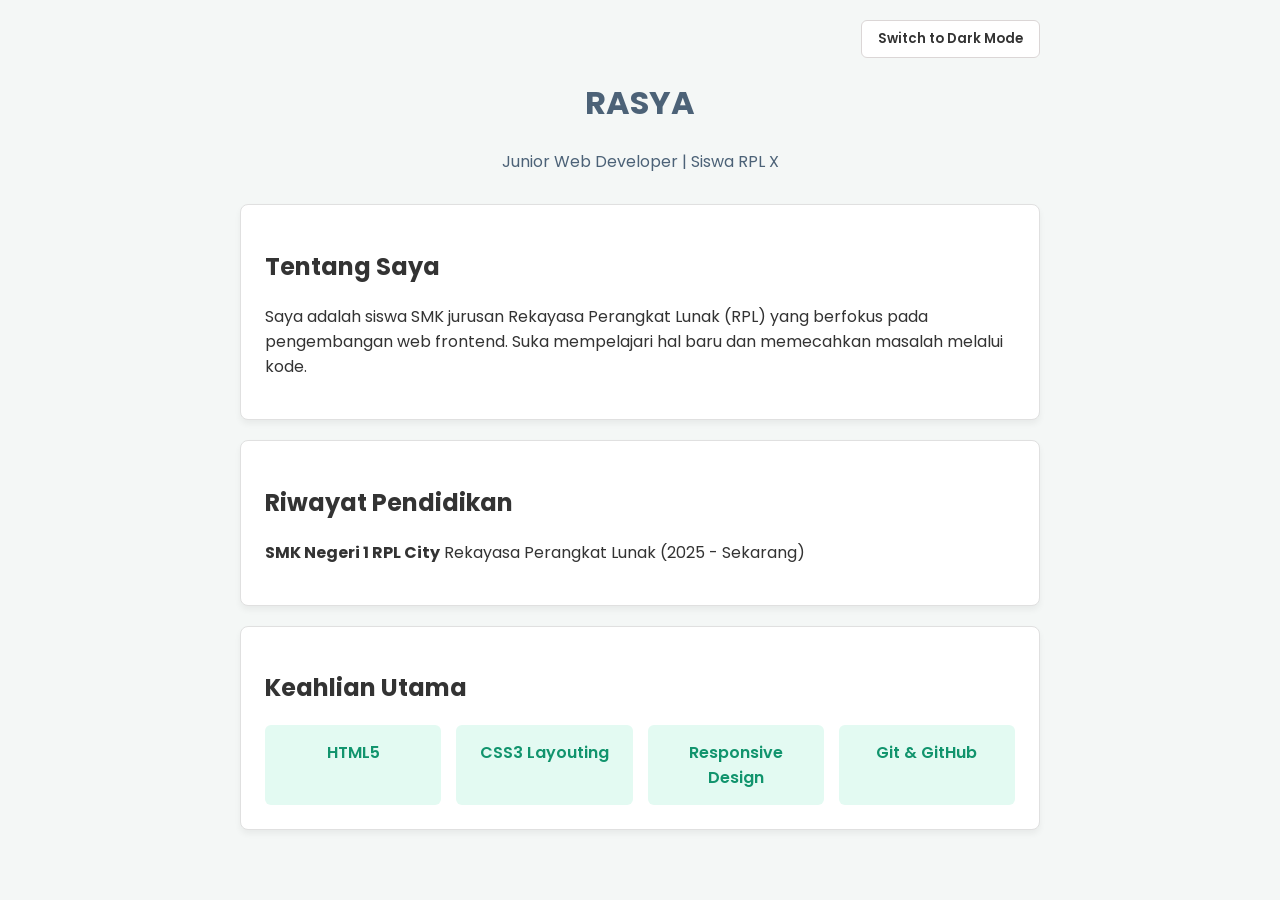
<file: JOB 3/index.html>
<!DOCTYPE html>
<html lang="id">
<head>
    <meta charset="UTF-8">
    <meta name="viewport" content="width=device-width, initial-scale=1.0">
    <title>CV Online [Nama Siswa]</title>
    <!-- Hubungkan dengan file external CSS -->
    <link rel="stylesheet" href="style.css" />
</head>
<body>
    <div class="cv-container">

        <!-- Toggle Button untuk Tugas Mandiri Dark Mode -->
        <div class="toggle-container" style="text-align: right; margin-bottom: 20px;">
            <button class="btn-toggle" id="themeToggleBtn">Switch to Dark Mode</button>
        </div>

        <header class="cv-header">
            <!-- Instruksi penggantian nama untuk siswa -->
            <h1>RASYA</h1>
            <p>Junior Web Developer | Siswa RPL X</p>
        </header>

        <section class="cv-card">
            <h2>Tentang Saya</h2>
            <p>Saya adalah siswa SMK jurusan Rekayasa Perangkat Lunak (RPL) yang berfokus pada pengembangan web frontend. Suka mempelajari hal baru dan memecahkan masalah melalui kode.</p>
        </section>

        <section class="cv-card">
            <h2>Riwayat Pendidikan</h2>
            <p><strong>SMK Negeri 1 RPL City</strong> Rekayasa Perangkat Lunak (2025 - Sekarang)</p>
        </section>

        <section class="cv-card">
            <h2>Keahlian Utama</h2>
            <div class="skills-container">
                <div class="skill-item">HTML5</div>
                <div class="skill-item">CSS3 Layouting</div>
                <div class="skill-item">Responsive Design</div>
                <div class="skill-item">Git & GitHub</div>
            </div>
        </section>

    </div>

    <!-- Script JavaScript untuk Dark Mode -->
    <script src="script.js"></script>
</body>
</html>
</file>
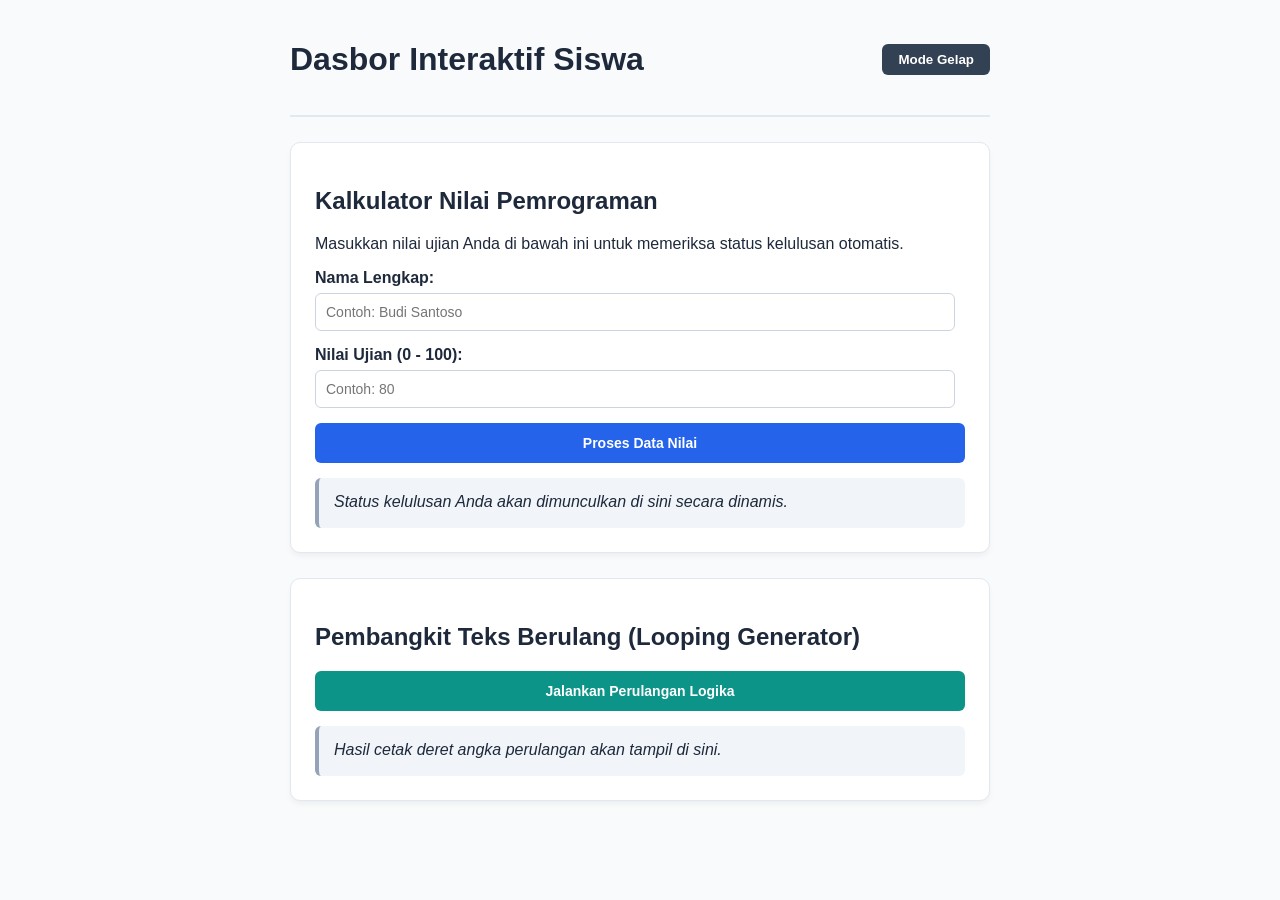
<file: JOB 4/index.html>
<!DOCTYPE html>
<html lang="id">
<head>
    <meta charset="UTF-8">
    <meta name="viewport" content="width=device-width, initial-scale=1.0">
    <title>Web Interaktif JavaScript - X TIP</title>
    <link rel="stylesheet" href="style.css">
</head>
<body>
    <div class="main-container">
        <!-- Header Fitur Kontrol -->
        <header class="web-header">
            <h1>Dasbor Interaktif Siswa</h1>
            <button id="btn-togle" class="toggle-theme">Mode Gelap</button>
        </header>

        <!-- Kartu Fitur 1: Kalkulator Skor Kelulusan -->
        <section class="widget-card">
            <h2>Kalkulator Nilai Pemrograman</h2>
            <p>Masukkan nilai ujian Anda di bawah ini untuk memeriksa status kelulusan otomatis.</p>
            <div class="input-group">
                <label for="input-nama">Nama Lengkap:</label>
                <input type="text" id="input-nama" placeholder="Contoh: Budi Santoso">
            </div>
            <div class="input-group">
                <label for="input-nilai">Nilai Ujian (0 - 100):</label>
                <input type="number" id="input-nilai" placeholder="Contoh: 80">
            </div>
            <button id="btn-proses" class="action-btn">Proses Data Nilai</button>

            <!-- Area Output DOM -->
            <div id="box-hasil" class="result-box">
                Status kelulusan Anda akan dimunculkan di sini secara dinamis.
            </div>
        </section>

        <!-- Kartu Fitur 2: Simulasi Perulangan Logika -->
        <section class="widget-card">
            <h2>Pembangkit Teks Berulang (Looping Generator)</h2>
            <button id="btn-loop" class="action-btn variant-btn">Jalankan Perulangan Logika</button>
            <div id="box-loop" class="result-box">
                Hasil cetak deret angka perulangan akan tampil di sini.
            </div>
        </section>
    </div>
    <script src="script.js"></script>
</body>
</html>
</file>
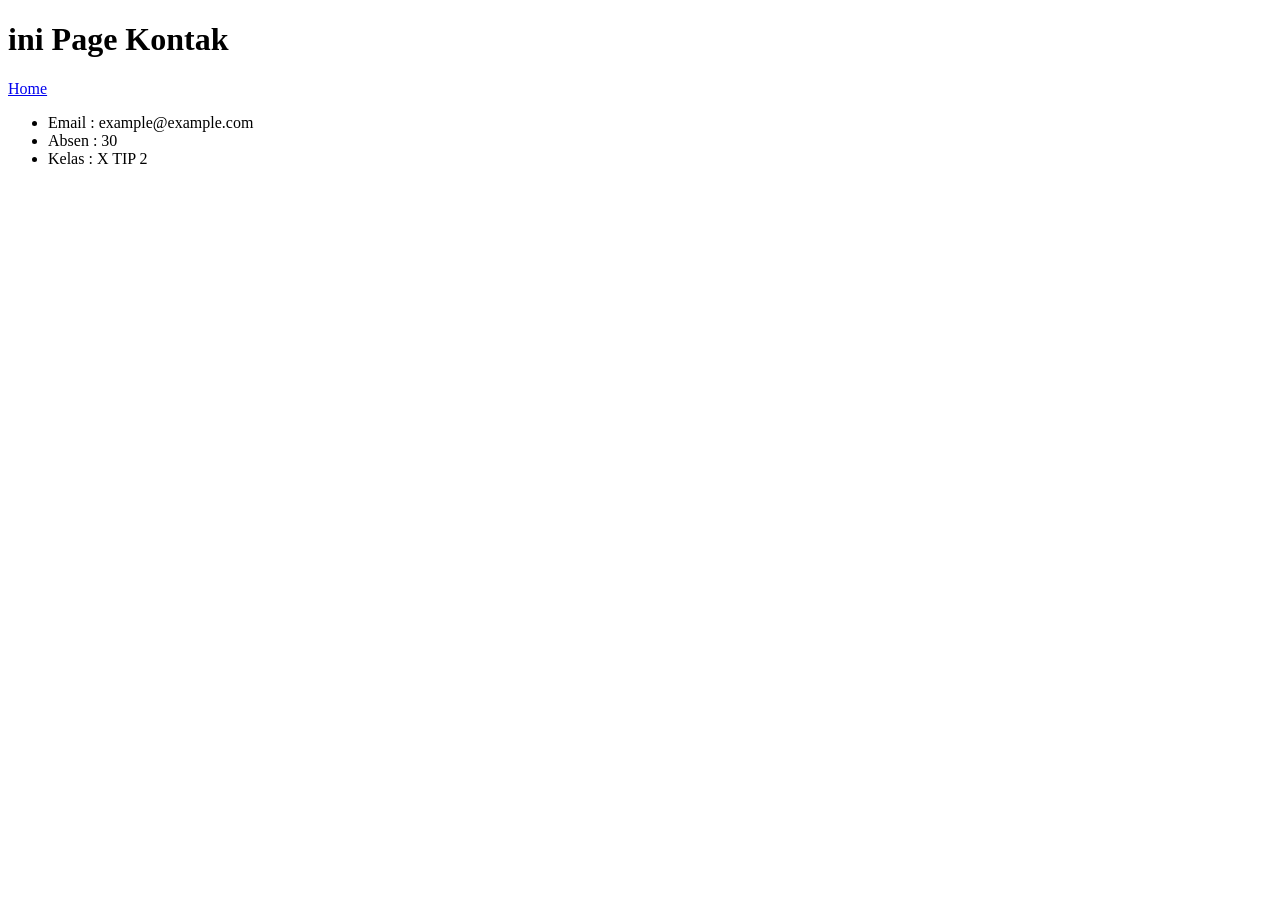
<file: JOB 2/Kontak.html>
<!DOCTYPE html>
<html lang="EN">
<head>
    <meta cherst="UTF-8">
    <meta name="VIEWPORT" content="width=device-width, initial-scale=1.0">
</head>
<body>
    <header>
        <h1>
            ini Page Kontak
        </h1>
    </nav>
    <a href="index.html">Home</a>
    <nav>
    </header>
    <ul>
        <li>
            Email : example@example.com
        </li>
        <li>
            Absen : 30
        </li>
        <li>
            Kelas : X TIP 2
        </li>
    </ul>
</body>
</html>
</file>
<file: JOB 3/style.css>
@import url('https://fonts.googleapis.com/css2?family=Poppins:wght@300;400;600&display=swap');

/* ==========================================
   STYLING DASAR (LIGHT MODE)
   ========================================== */
body {
    background-color: #f4f7f6;
    font-family: 'Poppins', sans-serif;
    color: #333333;
    margin: 0;
    padding: 20px;
    transition: background-color 0.3s ease, color 0.3s ease;
}

.cv-container {
    max-width: 800px;
    margin: 0 auto;
}

.cv-header {
    text-align: center;
    margin-bottom: 30px;
    color: #4c6277;
    transition: color 0.3s ease;
}

.cv-card {
    background-color: #ffffff;
    padding: 24px;
    margin-bottom: 20px;
    border: 1px solid #e0e0e0;
    border-radius: 8px;
    box-shadow: 0 4px 6px rgba(0, 0, 0, 0.05);
    transition: background-color 0.3s ease, border-color 0.3s ease, box-shadow 0.3s ease;
}

.skills-container {
    display: flex;
    justify-content: space-between;
    flex-wrap: wrap;
    gap: 15px;
}

.skill-item {
    flex: 1;
    min-width: 120px;
    background-color: #e3faf2;
    color: #11946d;
    font-weight: 600;
    padding: 15px;
    text-align: center;
    border-radius: 6px;
    transition: background-color 0.3s ease, color 0.3s ease;
}

.btn-toggle {
    padding: 8px 16px;
    border-radius: 6px;
    border: 1px solid #dbd6d6;
    cursor: pointer;
    background-color: #ffffff;
    color: #333333;
    font-family: 'Poppins', sans-serif;
    font-weight: 600;
    transition: background-color 0.3s ease, color 0.3s ease, border-color 0.3s ease;
}

.btn-toggle:hover {
    background-color: #0000ef;
    color: #ffffff;
}

/* ==========================================
   RESPONSIVE DESIGN (MEDIA QUERIES)
   ========================================== */
@media (max-width: 600px) {
    .skills-container {
        flex-direction: column;
    }
    body {
        padding: 10px;
    }
    .cv-card {
        padding: 15px;
    }
}

/* ==========================================
   TUGAS MANDIRI: DARK MODE
   ========================================== */
body.dark-theme {
    background-color: #1a1a1a;
    color: #ffffff;
}

body.dark-theme .cv-card {
    background-color: #2d2d2d;
    border-color: #444444;
    box-shadow: 0 4px 6px rgba(0, 0, 0, 0.3);
}

body.dark-theme h1,
body.dark-theme h2,
body.dark-theme h3,
body.dark-theme p,
body.dark-theme .cv-header {
    color: #ffffff !important;
}

body.dark-theme .skill-item {
    background-color: #074e3c;
    color: #0bff69;
}

body.dark-theme .btn-toggle {
    background-color: #333333;
    color: #ffffff;
    border-color: #585555;
}

body.dark-theme .btn-toggle:hover {
    background-color: #555555;
}
</file>
<file: JOB 4/style.css>
body {
    background-color: #f8fafc;
    color: #1e293b;
    margin: 0;
    padding: 20px;
    transition: background-color 0.3s ease, color 0.3s ease;
    font-family: "Jetbrains Mono", sans-serif;
}

body.dark-theme {
    background-color: #0f172a;
    color: #f1f5f9;
}

.main-container {
    max-width: 700px;
    margin: 0 auto;
}

.web-header {
    display: flex;
    justify-content: space-between;
    align-items: center;
    margin-bottom: 25px;
    border-bottom: 2px solid #e2e8f0;
    padding-bottom: 15px;
}

.toggle-theme {
    background-color: #334155;
    color: #ffffff;
    border: none;
    padding: 8px 16px;
    border-radius: 6px;
    cursor: pointer;
    font-weight: 600;
    font-family: "Jetbrains Mono", sans-serif;
}

.widget-card {
    background-color: #ffffff;
    padding: 24px;
    margin-bottom: 25px;
    border: 1px solid #e2e8f0;
    border-radius: 10px;
    box-shadow: 0 4px 6px -1px rgba(0, 0, 0, 0.05);
    transition: background-color 0.3s ease;
}

body.dark-theme .widget-card {
    background-color: #1e293b;
    border-color: #334155;
}

.input-group {
    margin-bottom: 15px;
}

.input-group label {
    display: block;
    margin-bottom: 6px;
    font-weight: 600;
}

.input-group input {
    width: 95%;
    padding: 10px;
    border: 1px solid #cbd5e1;
    border-radius: 6px;
    font-size: 14px;
}

body.dark-theme .input-group input {
    background-color: #334155;
    color: white;
    border-color: #475569;
}

.action-btn {
    background-color: #2563eb;
    color: white;
    border: none;
    padding: 12px 20px;
    font-size: 14px;
    font-weight: 600;
    border-radius: 6px;
    cursor: pointer;
    width: 100%;
    margin-bottom: 15px;
}

.action-btn:hover {
    background-color: #1d4ed8;
}

.variant-btn {
    background-color: #0d9488;
}

.variant-btn:hover {
    background-color: #0f766e;
}

.result-box {
    background-color: #f1f5f9;
    padding: 15px;
    border-radius: 6px;
    border-left: 4px solid #94a3b8;
    font-style: italic;
    min-height: 20px;
}

body.dark-theme .result-box {
    background-color: #334155;
    border-left-color: #64748b;
}
</file>
